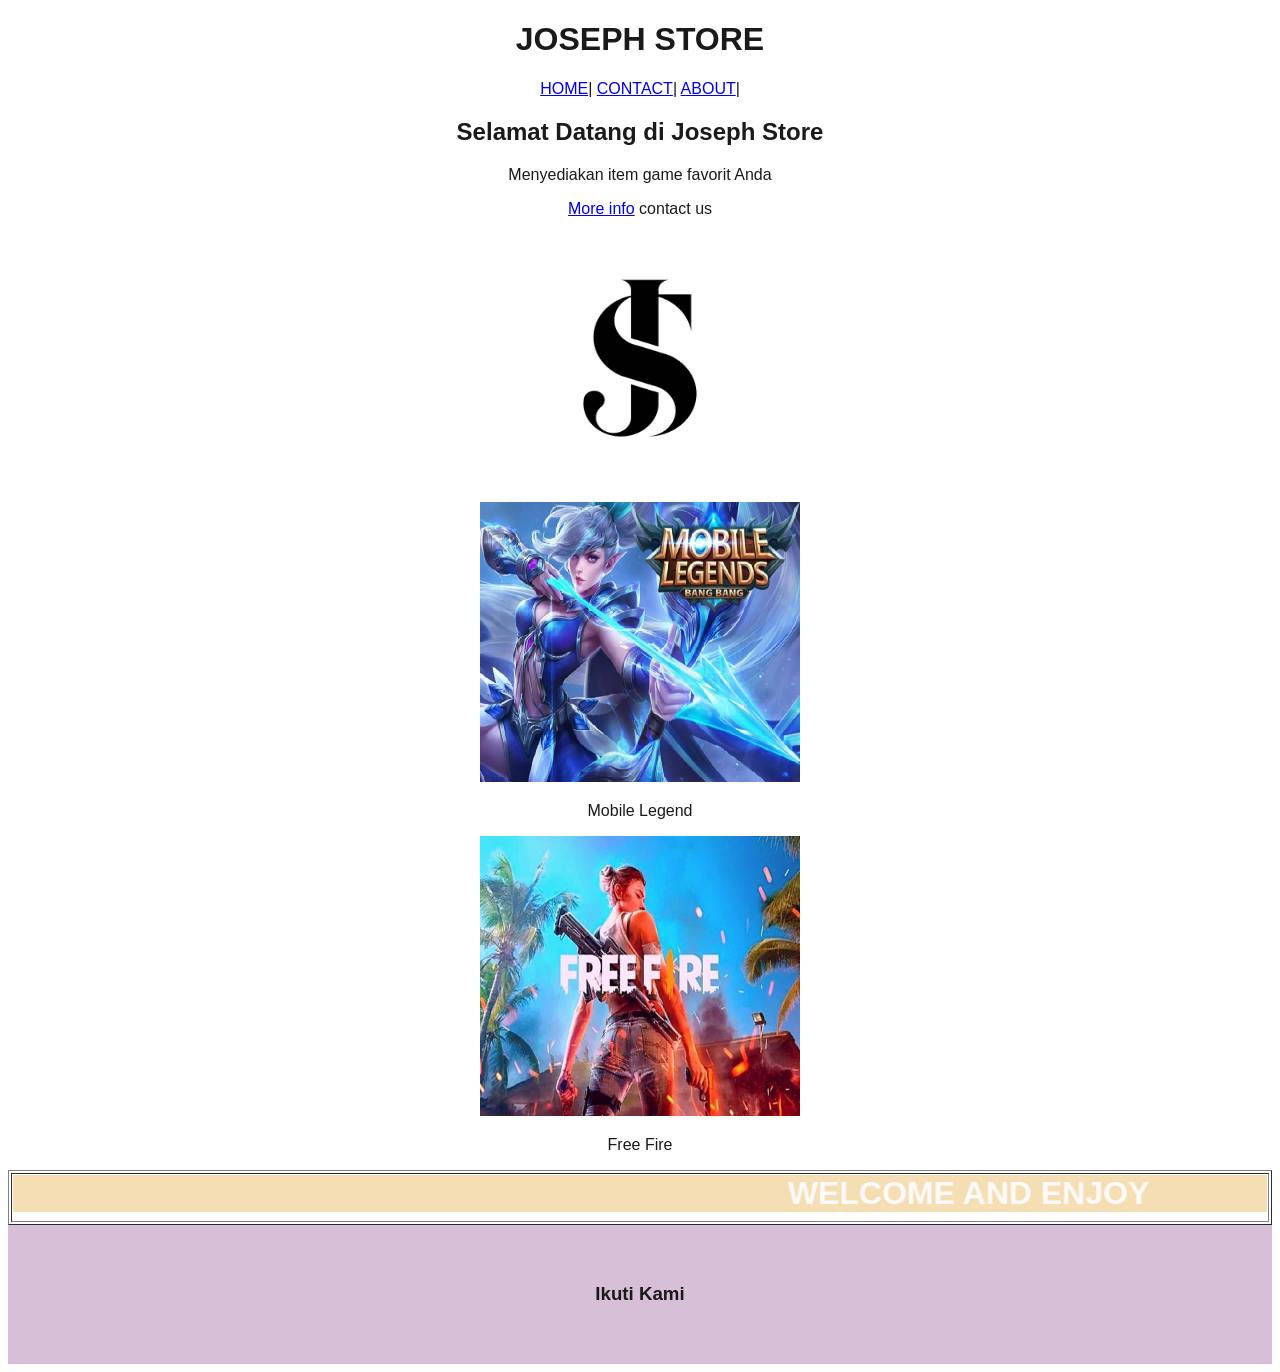
<file: Index.html>
<!Doctype html>
<html long="en">
<head>
    <meta charset="UTF-8">
    <meta name="viewport" content="width=device-width,initial-scale=1.0">
    <title>Dokumen</title>
  <link rel="stylesheet" href="style.css">
</head>
<body bgcolor="wheat" align="center">
  <header>
     		<h1 align="center">JOSEPH STORE</h1>
     		<nav>
  				 <a href="home.html">HOME</a>|
  				 <a href="contact.html">CONTACT</a>|
  				<a href="about.html">ABOUT</a>| 
  				</nav>
  				</header>
  				<section>
  				  <div>
  				    <h1 class="h1">Selamat Datang di Joseph Store</h1>
  				    <p>Menyediakan item game favorit Anda
  				    </p>
  				    <a href="more_ info.html" class="btn btn-alt">More info</a>
  				    <a class="btn">contact us</a>
  				    </div>
  				    <div>
  				      <img src="1.jpg"width="320" height="280" alt="utama">
  				    </div>
  				  </section>
  				  <section>
  				    <div>
  				      <img src="2.jpg"width="320" height="280" >
  				      <p>Mobile Legend</p>
  				      </div>
  				  </section>
  				  	<section>
  				    <div>
  				      <img src="3.jpg"width="320" height="280" >
  				      <p>Free Fire</p>
  				      </div>
  				  </section>
  				<table border="1" width="100%">
    <thead>
      <tr>
        <th><font size=6 color="snow"><center><b><marquee behavior="alternate" onMouseOver="this.stop()" onMouseOut="this.start()" scrollamount="8" bgcolor="wheat">WELCOME AND ENJOY</marquee></center></font></th>
   </table>
  				  <footer style="background-color: thistle; padding: 40px; display: flex; justify-content: space-around;">
    <div>
        <h3>Ikuti Kami</h3>
        <ul>

        </ul>
    </div>
</footer>
  </body>
  </html>
</file>
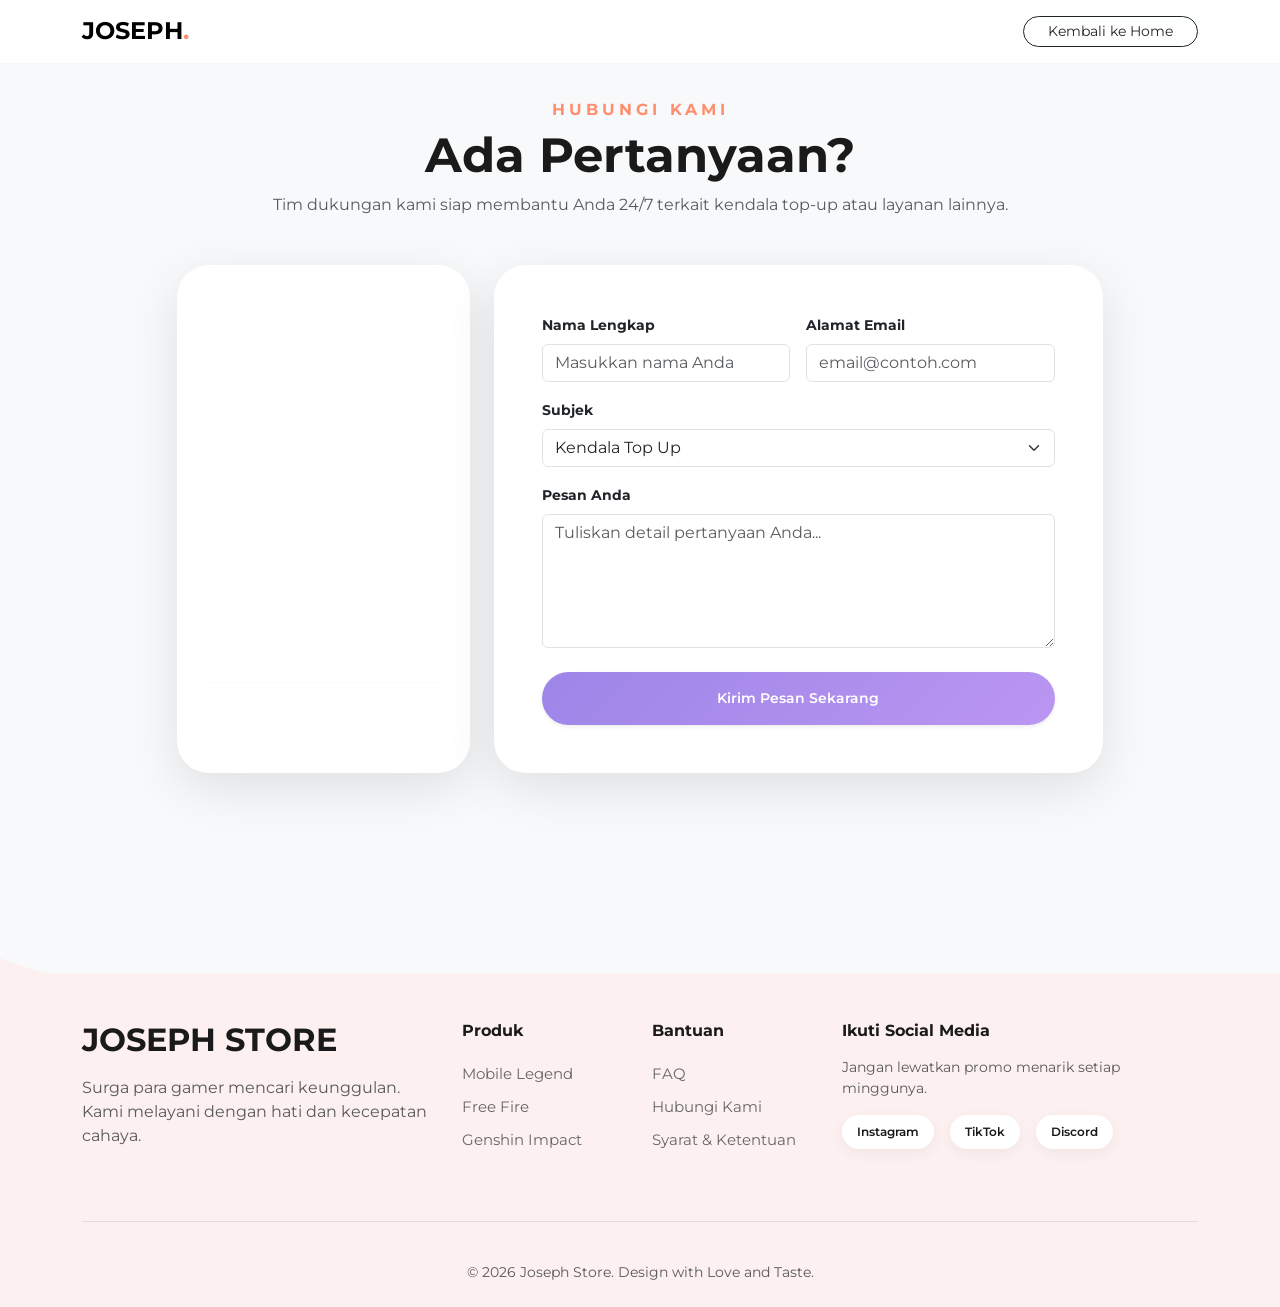
<file: Contact.html>
<!DOCTYPE html>
<html lang="id">
<head>
    <meta charset="UTF-8">
    <meta name="viewport" content="width=device-width, initial-scale=1.0">
    <title>Contact Us - Joseph Store</title>
    <!-- Google Fonts -->
    <link href="https://fonts.googleapis.com/css2?family=Montserrat:wght@300;400;600;700&display=swap" rel="stylesheet">
    <!-- Bootstrap 5 CSS -->
    <link href="https://cdn.jsdelivr.net/npm/bootstrap@5.3.0/dist/css/bootstrap.min.css" rel="stylesheet">
    <link rel="stylesheet" href="style.css">
</head>
<body class="bg-light">

    <!-- Navbar -->
    <nav class="navbar navbar-expand-lg navbar-light fixed-top nav-glass">
        <div class="container">
            <a class="navbar-brand fw-bold" href="index.html">JOSEPH<span class="text-accent">.</span></a>
            <div class="ms-auto">
                <a href="Home.html" class="btn btn-outline-dark btn-sm rounded-pill px-4">Kembali ke Home</a>
            </div>
        </div>
    </nav>

    <div class="container py-10">
        <div class="row justify-content-center">
            <div class="col-lg-10">
                <div class="text-center mb-5">
                    <h6 class="text-accent text-uppercase fw-bold tracking-widest">Hubungi Kami</h6>
                    <h2 class="display-5 fw-bold">Ada Pertanyaan?</h2>
                    <p class="text-muted">Tim dukungan kami siap membantu Anda 24/7 terkait kendala top-up atau layanan lainnya.</p>
                </div>

                <div class="row g-4">
                    <!-- Info Kontak Samping -->
                    <div class="col-md-4">
                        <div class="card border-0 rounded-5 shadow-2 p-4 h-100 bg-main-gradient text-white">
                            <h4 class="fw-bold mb-4">Informasi Kontak</h4>
                            
                            <div class="contact-item mb-4">
                                <small class="d-block opacity-75">WhatsApp</small>
                                <span class="fw-bold">+62 812 3456 7890</span>
                            </div>

                            <div class="contact-item mb-4">
                                <small class="d-block opacity-75">Email</small>
                                <span class="fw-bold">support@josephstore.com</span>
                            </div>

                            <div class="contact-item mb-4">
                                <small class="d-block opacity-75">Jam Operasional</small>
                                <span class="fw-bold">Setiap Hari: 09:00 - 22:00</span>
                            </div>

                            <div class="mt-auto pt-4 border-top border-light opacity-50">
                                <p class="small mb-0">Follow us on Social Media for daily promos!</p>
                            </div>
                        </div>
                    </div>

                    <!-- Form Kontak -->
                    <div class="col-md-8">
                        <div class="card border-0 rounded-5 shadow-2 p-4 p-lg-5 bg-white">
                            <form>
                                <div class="row g-3">
                                    <div class="col-md-6">
                                        <label class="form-label small fw-bold">Nama Lengkap</label>
                                        <input type="text" class="form-control custom-input" placeholder="Masukkan nama Anda" required>
                                    </div>
                                    <div class="col-md-6">
                                        <label class="form-label small fw-bold">Alamat Email</label>
                                        <input type="email" class="form-control custom-input" placeholder="email@contoh.com" required>
                                    </div>
                                    <div class="col-12">
                                        <label class="form-label small fw-bold">Subjek</label>
                                        <select class="form-select custom-input">
                                            <option selected>Kendala Top Up</option>
                                            <option>Pertanyaan Kerjasama</option>
                                            <option>Saran & Kritik</option>
                                            <option>Lainnya</option>
                                        </select>
                                    </div>
                                    <div class="col-12">
                                        <label class="form-label small fw-bold">Pesan Anda</label>
                                        <textarea class="form-control custom-input" rows="5" placeholder="Tuliskan detail pertanyaan Anda..." required></textarea>
                                    </div>
                                    <div class="col-12 mt-4">
                                        <button type="submit" class="btn btn-main w-100 py-3 rounded-pill shadow-sm">Kirim Pesan Sekarang</button>
                                    </div>
                                </div>
                            </form>
                        </div>
                    </div>
                </div>
            </div>
        </div>
    </div>
    <!-- Footer -->
    <footer class="footer-aesthetic mt-auto pt-10">
        <!-- Wave shape svg -->
        <svg xmlns="http://www.w3.org/2000/svg" viewBox="0 0 1440 320"><path fill="#fdf0f0" fill-opacity="1" d="M0,96L48,112C96,128,192,160,288,186.7C384,213,480,235,576,213.3C672,192,768,128,864,122.7C960,117,1056,171,1152,186.7C1248,203,1344,181,1392,170.7L1440,160L1440,320L1392,320C1344,320,1248,320,1152,320C1056,320,960,320,864,320C768,320,672,320,576,320C480,320,384,320,288,320C192,320,96,320,48,320L0,320Z"></path></svg>
        <div class="footer-content">
            <div class="container">
                <div class="row py-5">
                    <div class="col-lg-4 mb-4 mb-lg-0 pr-lg-5">
                        <h2 class="fw-bold text-uppercase brand-large mb-3">Joseph Store</h2>
                        <p class="text-muted fs-6">Surga para gamer mencari keunggulan. Kami melayani dengan hati dan kecepatan cahaya.</p>
                    </div>
                    <div class="col-lg-2 mb-4 mb-lg-0 col-6">
                        <h6 class="fw-bold mb-3">Produk</h6>
                        <ul class="list-unstyled">
                            <li><a href="#" class="footer-link">Mobile Legend</a></li>
                            <li><a href="#" class="footer-link">Free Fire</a></li>
                            <li><a href="#" class="footer-link">Genshin Impact</a></li>
                        </ul>
                    </div>
                    <div class="col-lg-2 mb-4 mb-lg-0 col-6">
                        <h6 class="fw-bold mb-3">Bantuan</h6>
                        <ul class="list-unstyled">
                            <li><a href="#" class="footer-link">FAQ</a></li>
                            <li><a href="#" class="footer-link">Hubungi Kami</a></li>
                            <li><a href="#" class="footer-link">Syarat & Ketentuan</a></li>
                        </ul>
                    </div>
                    <div class="col-lg-4">
                        <h6 class="fw-bold mb-3">Ikuti Social Media</h6>
                        <p class="text-muted small">Jangan lewatkan promo menarik setiap minggunya.</p>
                        <div class="d-flex gap-3 mt-3">
                            <div class="social-icon">Instagram</div>
                            <div class="social-icon">TikTok</div>
                            <div class="social-icon">Discord</div>
                        </div>
                    </div>
                </div>
                <hr class="mt-0">
                <div class="text-center py-4 text-muted small">
                    © 2026 Joseph Store. Design with Love and Taste.
                </div>
            </div>
        </div>
    </footer>

    <!-- Bootstrap Bundle JS -->
    <script src="https://cdn.jsdelivr.net/npm/bootstrap@5.3.0/dist/js/bootstrap.bundle.min.js"></script>
</body>
</html>
</file>
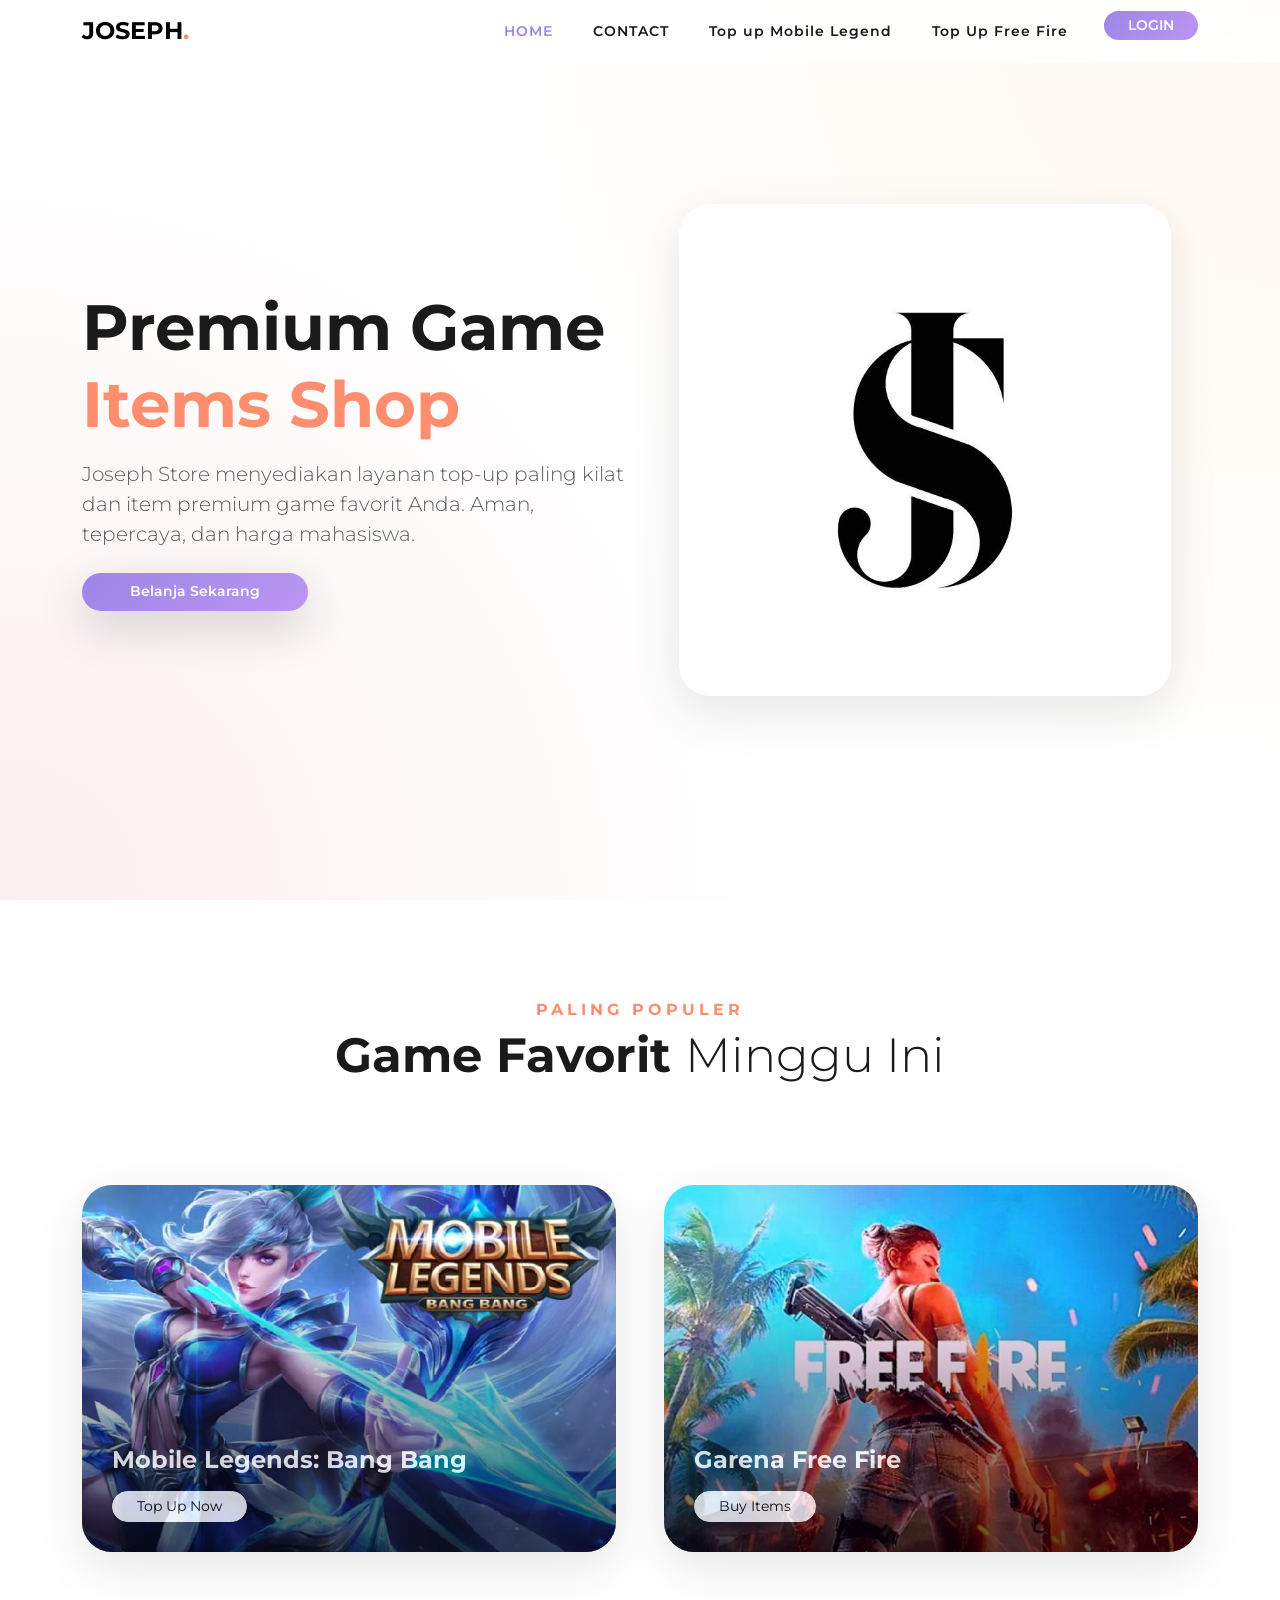
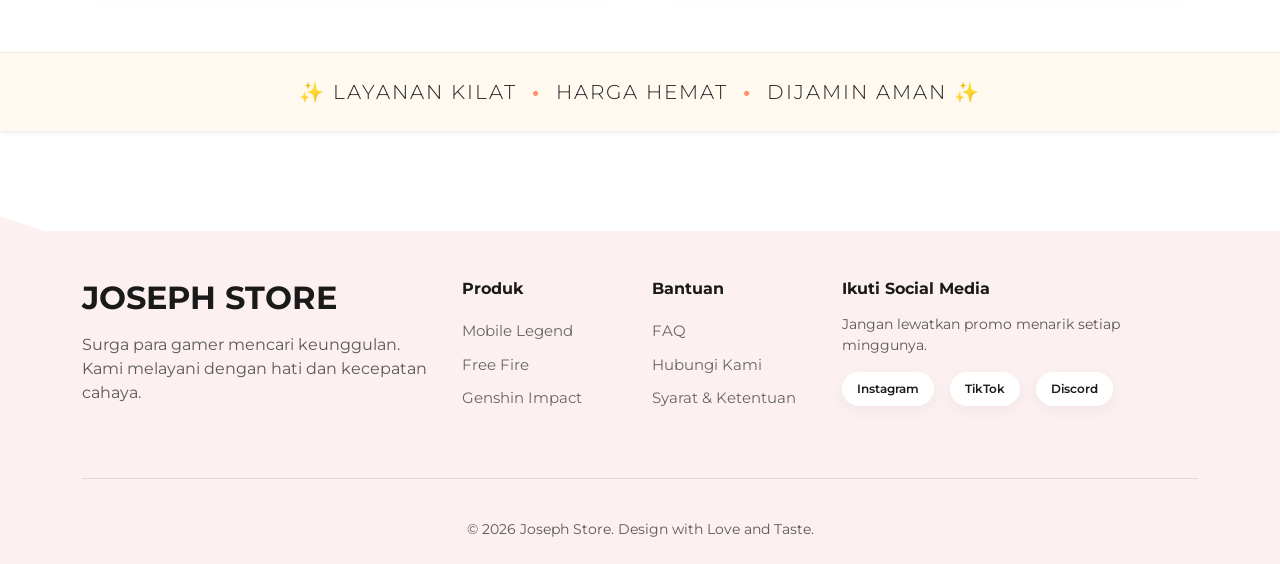
<file: Home.html>
<!DOCTYPE html>
<html lang="id">
<head>
    <meta charset="UTF-8">
    <meta name="viewport" content="width=device-width, initial-scale=1.0">
    <title>Joseph Store • Item Game Premium</title>
    <!-- Google Fonts -->
    <link href="https://fonts.googleapis.com/css2?family=Montserrat:wght@300;400;600;700&family=Playfair+Display:wght@700&display=swap" rel="stylesheet">
    <!-- Bootstrap 5 CSS -->
    <link href="https://cdn.jsdelivr.net/npm/bootstrap@5.3.0/dist/css/bootstrap.min.css" rel="stylesheet">
    <!-- Animate.css for subtle animation -->
    <link rel="stylesheet" href="https://cdnjs.cloudflare.com/ajax/libs/animate.css/4.1.1/animate.min.css"/>
    <link rel="stylesheet" href="style.css">
</head>
<body>

    <!-- Header & Nav -->
    <nav class="navbar navbar-expand-lg navbar-light fixed-top nav-glass">
        <div class="container">
            <a class="navbar-brand text-uppercase fw-bold" href="#">Joseph<span class="text-accent">.</span></a>
            <button class="navbar-toggler" type="button" data-bs-toggle="collapse" data-bs-target="#navbarNav">
                <span class="navbar-toggler-icon"></span>
            </button>
            <div class="collapse navbar-collapse" id="navbarNav">
                <ul class="navbar-nav ms-auto">
                    <li class="nav-item"><a class="nav-link active" href="home.html">HOME</a></li>
                    <li class="nav-item"><a class="nav-link" href="contact.html">CONTACT</a></li>
                    <li class="nav-item"><a class="nav-link" href="Top up Mobile Legend.html">Top up Mobile Legend</a></li>
                    <li class="nav-item"><a class="nav-link" href="Top up Free Fire.html">Top Up Free Fire</a></li>
                    <li class="nav-item ms-lg-3"><a href="#" class="btn btn-sm btn-main px-4 rounded-pill">LOGIN</a></li>
                </ul>
            </div>
        </div>
    </nav>

    <!-- Hero Section -->
    <header class="hero-section d-flex align-items-center">
        <div class="container">
            <div class="row align-items-center">
                <div class="col-lg-6 hero-content animate__animated animate__fadeInLeft">
                    <h1 class="display-3 fw-bold mb-3 mt-5 mt-lg-0">Premium Game <br><span class="text-accent">Items Shop</span></h1>
                    <p class="lead text-muted mb-4">Joseph Store menyediakan layanan top-up paling kilat dan item premium game favorit Anda. Aman, tepercaya, dan harga mahasiswa.</p>
                    <div class="hero-btns gap-3 d-flex">
                        <a href="#games" class="btn btn-main btn-lg px-5 rounded-pill shadow-lg">Belanja Sekarang</a>
                    </div>
                </div>
                <div class="col-lg-6 text-center animate__animated animate__fadeInRight mt-5 mt-lg-0">
                    <div class="hero-img-wrapper">
                        <img src="1.jpg" class="img-fluid rounded-5 shadow-2" alt="utama">
                    </div>
                </div>
            </div>
        </div>
    </header>

    <!-- Games Section -->
    <section id="games" class="games-section py-10">
        <div class="container">
            <div class="text-center mb-10">
                <h6 class="text-accent text-uppercase tracking-widest fw-bold">Paling Populer</h6>
                <h2 class="display-5 fw-bold">Game Favorit <span class="fw-light">Minggu Ini</span></h2>
            </div>
            <div class="row g-5">
                <!-- Game 1 -->
                <div class="col-lg-6 col-md-12">
                    <div class="game-card game-card-main shadow-2">
                        <img src="2.jpg" alt="Mobile Legend">
                        <div class="game-overlay">
                            <h3>Mobile Legends: Bang Bang</h3>
                            <a href="Top up Mobile Legend.html" class="btn btn-light btn-sm rounded-pill mt-3 px-4">Top Up Now</a>
                        </div>
                    </div>
                </div>
                <!-- Game 2 -->
                <div class="col-lg-6 col-md-12">
                    <div class="game-card game-card-main shadow-2">
                        <img src="3.jpg" alt="Free Fire">
                        <div class="game-overlay">
                            <h3>Garena Free Fire</h3>
                            <a href="Top up Free Fire.html" class="btn btn-light btn-sm rounded-pill mt-3 px-4">Buy Items</a>
                        </div>
                    </div>
                </div>
            </div>
        </div>
    </section>

    <!-- Marquee Banner Replacement -->
    <div class="promo-banner text-center py-4 shadow-sm">
        <div class="container">
            <span class="fs-5 fw-light text-uppercase tracking-wide text-dark">✨ Layanan Kilat <span class="fw-bold text-accent px-2">•</span> Harga Hemat <span class="fw-bold text-accent px-2">•</span> Dijamin Aman ✨</span>
        </div>
    </div>

    <!-- Footer -->
    <footer class="footer-aesthetic mt-auto pt-10">
        <!-- Wave shape svg -->
        <svg xmlns="http://www.w3.org/2000/svg" viewBox="0 0 1440 320"><path fill="#fdf0f0" fill-opacity="1" d="M0,96L48,112C96,128,192,160,288,186.7C384,213,480,235,576,213.3C672,192,768,128,864,122.7C960,117,1056,171,1152,186.7C1248,203,1344,181,1392,170.7L1440,160L1440,320L1392,320C1344,320,1248,320,1152,320C1056,320,960,320,864,320C768,320,672,320,576,320C480,320,384,320,288,320C192,320,96,320,48,320L0,320Z"></path></svg>
        <div class="footer-content">
            <div class="container">
                <div class="row py-5">
                    <div class="col-lg-4 mb-4 mb-lg-0 pr-lg-5">
                        <h2 class="fw-bold text-uppercase brand-large mb-3">Joseph Store</h2>
                        <p class="text-muted fs-6">Surga para gamer mencari keunggulan. Kami melayani dengan hati dan kecepatan cahaya.</p>
                    </div>
                    <div class="col-lg-2 mb-4 mb-lg-0 col-6">
                        <h6 class="fw-bold mb-3">Produk</h6>
                        <ul class="list-unstyled">
                            <li><a href="#" class="footer-link">Mobile Legend</a></li>
                            <li><a href="#" class="footer-link">Free Fire</a></li>
                            <li><a href="#" class="footer-link">Genshin Impact</a></li>
                        </ul>
                    </div>
                    <div class="col-lg-2 mb-4 mb-lg-0 col-6">
                        <h6 class="fw-bold mb-3">Bantuan</h6>
                        <ul class="list-unstyled">
                            <li><a href="#" class="footer-link">FAQ</a></li>
                            <li><a href="#" class="footer-link">Hubungi Kami</a></li>
                            <li><a href="#" class="footer-link">Syarat & Ketentuan</a></li>
                        </ul>
                    </div>
                    <div class="col-lg-4">
                        <h6 class="fw-bold mb-3">Ikuti Social Media</h6>
                        <p class="text-muted small">Jangan lewatkan promo menarik setiap minggunya.</p>
                        <div class="d-flex gap-3 mt-3">
                            <div class="social-icon">Instagram</div>
                            <div class="social-icon">TikTok</div>
                            <div class="social-icon">Discord</div>
                        </div>
                    </div>
                </div>
                <hr class="mt-0">
                <div class="text-center py-4 text-muted small">
                    © 2026 Joseph Store. Design with Love and Taste.
                </div>
            </div>
        </div>
    </footer>

    <!-- Bootstrap Bundle JS -->
    <script src="https://cdn.jsdelivr.net/npm/bootstrap@5.3.0/dist/js/bootstrap.bundle.min.js"></script>
</body>
</html>
</file>
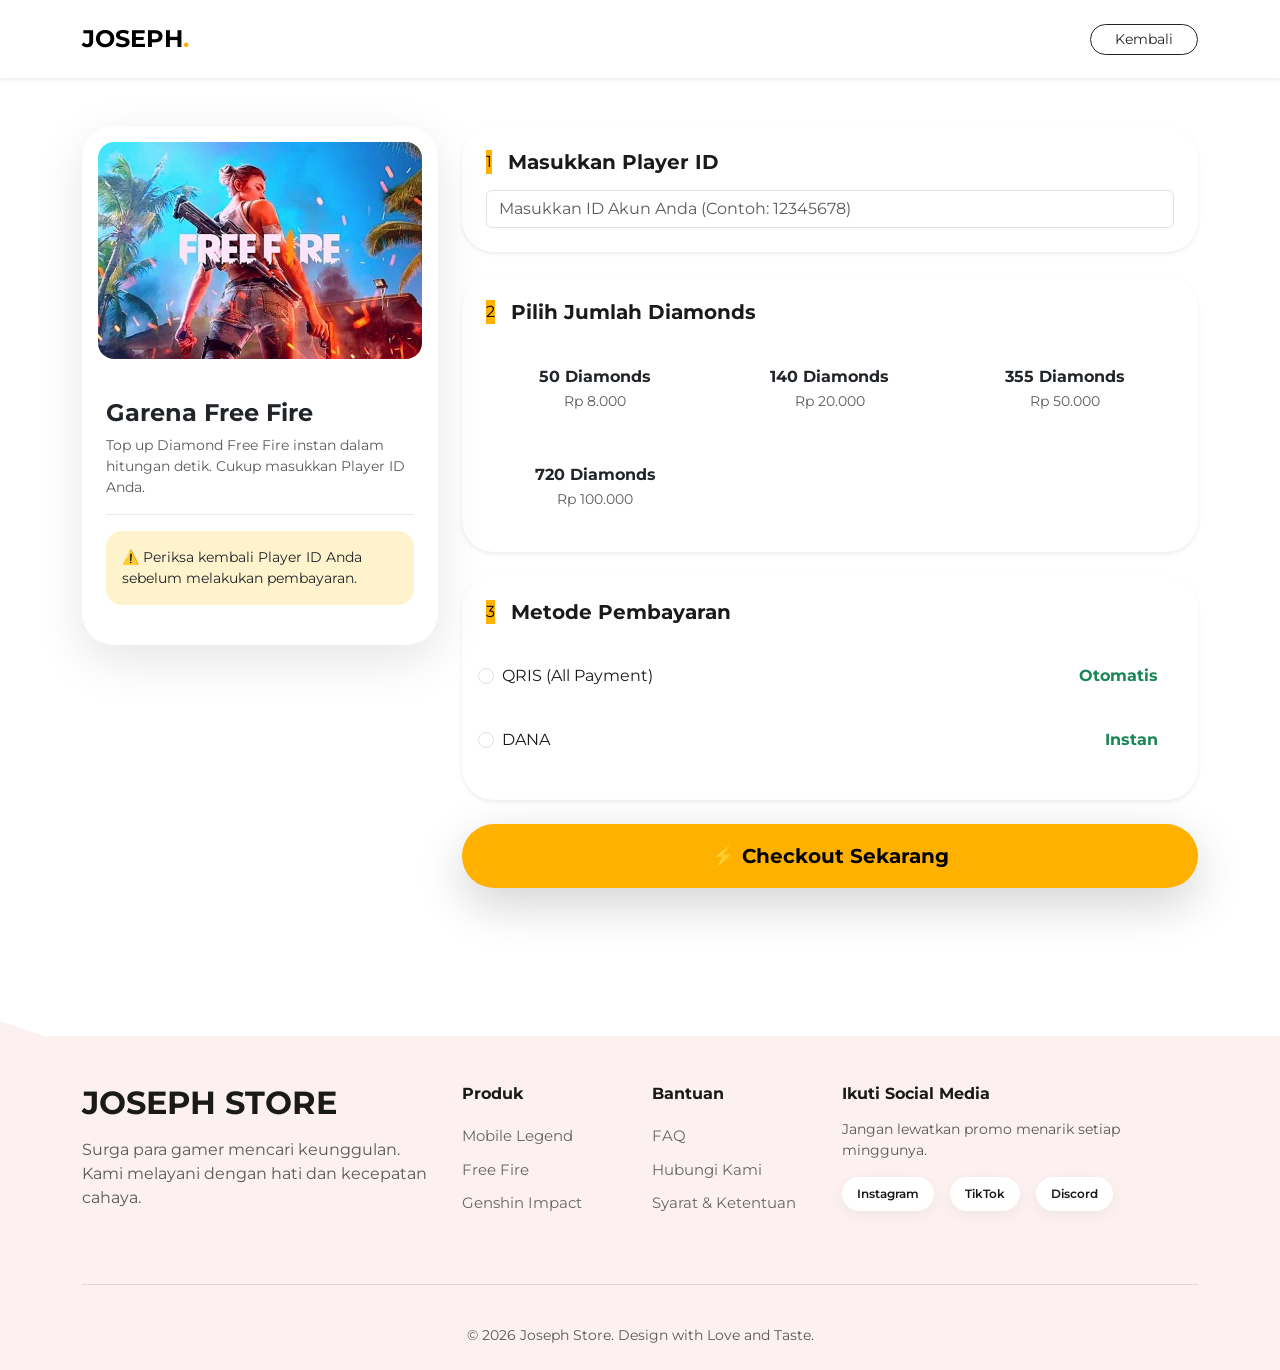
<file: Top up Free Fire.html>
<!DOCTYPE html>
<html lang="id">
<head>
    <meta charset="UTF-8">
    <meta name="viewport" content="width=device-width, initial-scale=1.0">
    <title>Top Up Free Fire - Joseph Store</title>
    <!-- Google Fonts -->
    <link href="https://fonts.googleapis.com/css2?family=Montserrat:wght@300;400;600;700&display=swap" rel="stylesheet">
    <!-- Bootstrap 5 CSS -->
    <link href="https://cdn.jsdelivr.net/npm/bootstrap@5.3.0/dist/css/bootstrap.min.css" rel="stylesheet">
    <link rel="stylesheet" href="style.css">
    <style>
        /* Aksen khusus warna Free Fire */
        :root {
            --ff-accent: #ffb100; /* Oranye/Kuning Khas FF */
        }
        .step-number-ff {
            background: var(--ff-accent) !important;
            color: #000 !important;
        }
        .btn-check:checked + .btn-outline-nominal-ff {
            border-color: var(--ff-accent) !important;
            background-color: #fff9eb !important;
        }
    </style>
</head>
<body class="bg-topup">

    <!-- Navbar -->
    <nav class="navbar navbar-light bg-white shadow-sm py-3">
        <div class="container">
            <a class="navbar-brand fw-bold" href="index.html">JOSEPH<span style="color: var(--ff-accent);">.</span></a>
            <a href="Home.html" class="btn btn-outline-dark btn-sm rounded-pill px-4">Kembali</a>
        </div>
    </nav>

    <div class="container py-5">
        <div class="row g-4">
            <!-- Info Game -->
            <div class="col-lg-4">
                <div class="card border-0 shadow-2 rounded-5 overflow-hidden">
                    <!-- Gunakan gambar 3.jpg (Free Fire) -->
                    <img src="3.jpg" class="card-img-top p-3 rounded-5" alt="Free Fire">
                    <div class="card-body p-4">
                        <h4 class="fw-bold">Garena Free Fire</h4>
                        <p class="text-muted small">Top up Diamond Free Fire instan dalam hitungan detik. Cukup masukkan Player ID Anda.</p>
                        <hr>
                        <div class="alert alert-warning border-0 rounded-4 small text-dark">
                            ⚠️ Periksa kembali Player ID Anda sebelum melakukan pembayaran.
                        </div>
                    </div>
                </div>
            </div>

            <!-- Form Order -->
            <div class="col-lg-8">
                <form>
                    <!-- Step 1 -->
                    <div class="step-card mb-4 p-4 shadow-sm bg-white rounded-5">
                        <div class="d-flex align-items-center mb-3">
                            <span class="step-number step-number-ff me-3">1</span>
                            <h5 class="fw-bold mb-0">Masukkan Player ID</h5>
                        </div>
                        <input type="text" class="form-control custom-input" placeholder="Masukkan ID Akun Anda (Contoh: 12345678)" required>
                    </div>

                    <!-- Step 2 -->
                    <div class="step-card mb-4 p-4 shadow-sm bg-white rounded-5">
                        <div class="d-flex align-items-center mb-4">
                            <span class="step-number step-number-ff me-3">2</span>
                            <h5 class="fw-bold mb-0">Pilih Jumlah Diamonds</h5>
                        </div>
                        <div class="row g-3">
                            <div class="col-6 col-md-4">
                                <input type="radio" class="btn-check" name="nominal" id="ff1">
                                <label class="btn btn-outline-nominal btn-outline-nominal-ff w-100 p-3" for="ff1">
                                    <div class="fw-bold">50 Diamonds</div>
                                    <small class="text-muted">Rp 8.000</small>
                                </label>
                            </div>
                            <div class="col-6 col-md-4">
                                <input type="radio" class="btn-check" name="nominal" id="ff2">
                                <label class="btn btn-outline-nominal btn-outline-nominal-ff w-100 p-3" for="ff2">
                                    <div class="fw-bold">140 Diamonds</div>
                                    <small class="text-muted">Rp 20.000</small>
                                </label>
                            </div>
                            <div class="col-6 col-md-4">
                                <input type="radio" class="btn-check" name="nominal" id="ff3">
                                <label class="btn btn-outline-nominal btn-outline-nominal-ff w-100 p-3" for="ff3">
                                    <div class="fw-bold">355 Diamonds</div>
                                    <small class="text-muted">Rp 50.000</small>
                                </label>
                            </div>
                            <div class="col-6 col-md-4">
                                <input type="radio" class="btn-check" name="nominal" id="ff4">
                                <label class="btn btn-outline-nominal btn-outline-nominal-ff w-100 p-3" for="ff4">
                                    <div class="fw-bold">720 Diamonds</div>
                                    <small class="text-muted">Rp 100.000</small>
                                </label>
                            </div>
                        </div>
                    </div>

                    <!-- Step 3 -->
                    <div class="step-card mb-4 p-4 shadow-sm bg-white rounded-5">
                        <div class="d-flex align-items-center mb-4">
                            <span class="step-number step-number-ff me-3">3</span>
                            <h5 class="fw-bold mb-0">Metode Pembayaran</h5>
                        </div>
                        <div class="payment-grid">
                            <div class="form-check payment-option p-3 mb-2 rounded-4">
                                <input class="form-check-input" type="radio" name="payment" id="qris">
                                <label class="form-check-label w-100 d-flex justify-content-between" for="qris">
                                    <span>QRIS (All Payment)</span>
                                    <span class="fw-bold text-success">Otomatis</span>
                                </label>
                            </div>
                            <div class="form-check payment-option p-3 mb-2 rounded-4">
                                <input class="form-check-input" type="radio" name="payment" id="dana">
                                <label class="form-check-label w-100 d-flex justify-content-between" for="dana">
                                    <span>DANA</span>
                                    <span class="fw-bold text-success">Instan</span>
                                </label>
                            </div>
                        </div>
                    </div>

                    <!-- Tombol Beli dengan warna FF -->
                    <button type="submit" class="btn w-100 py-3 rounded-pill shadow-lg fs-5 fw-bold" style="background: var(--ff-accent); color: black;">⚡ Checkout Sekarang</button>
                </form>
            </div>
        </div>
    </div>

    <!-- Footer -->
    <footer class="footer-aesthetic mt-auto pt-10">
        <!-- Wave shape svg -->
        <svg xmlns="http://www.w3.org/2000/svg" viewBox="0 0 1440 320"><path fill="#fdf0f0" fill-opacity="1" d="M0,96L48,112C96,128,192,160,288,186.7C384,213,480,235,576,213.3C672,192,768,128,864,122.7C960,117,1056,171,1152,186.7C1248,203,1344,181,1392,170.7L1440,160L1440,320L1392,320C1344,320,1248,320,1152,320C1056,320,960,320,864,320C768,320,672,320,576,320C480,320,384,320,288,320C192,320,96,320,48,320L0,320Z"></path></svg>
        <div class="footer-content">
            <div class="container">
                <div class="row py-5">
                    <div class="col-lg-4 mb-4 mb-lg-0 pr-lg-5">
                        <h2 class="fw-bold text-uppercase brand-large mb-3">Joseph Store</h2>
                        <p class="text-muted fs-6">Surga para gamer mencari keunggulan. Kami melayani dengan hati dan kecepatan cahaya.</p>
                    </div>
                    <div class="col-lg-2 mb-4 mb-lg-0 col-6">
                        <h6 class="fw-bold mb-3">Produk</h6>
                        <ul class="list-unstyled">
                            <li><a href="#" class="footer-link">Mobile Legend</a></li>
                            <li><a href="#" class="footer-link">Free Fire</a></li>
                            <li><a href="#" class="footer-link">Genshin Impact</a></li>
                        </ul>
                    </div>
                    <div class="col-lg-2 mb-4 mb-lg-0 col-6">
                        <h6 class="fw-bold mb-3">Bantuan</h6>
                        <ul class="list-unstyled">
                            <li><a href="#" class="footer-link">FAQ</a></li>
                            <li><a href="#" class="footer-link">Hubungi Kami</a></li>
                            <li><a href="#" class="footer-link">Syarat & Ketentuan</a></li>
                        </ul>
                    </div>
                    <div class="col-lg-4">
                        <h6 class="fw-bold mb-3">Ikuti Social Media</h6>
                        <p class="text-muted small">Jangan lewatkan promo menarik setiap minggunya.</p>
                        <div class="d-flex gap-3 mt-3">
                            <div class="social-icon">Instagram</div>
                            <div class="social-icon">TikTok</div>
                            <div class="social-icon">Discord</div>
                        </div>
                    </div>
                </div>
                <hr class="mt-0">
                <div class="text-center py-4 text-muted small">
                    © 2026 Joseph Store. Design with Love and Taste.
                </div>
            </div>
        </div>
    </footer>

    <!-- Bootstrap Bundle JS -->
    <script src="https://cdn.jsdelivr.net/npm/bootstrap@5.3.0/dist/js/bootstrap.bundle.min.js"></script>
</body>
</html>
</file>
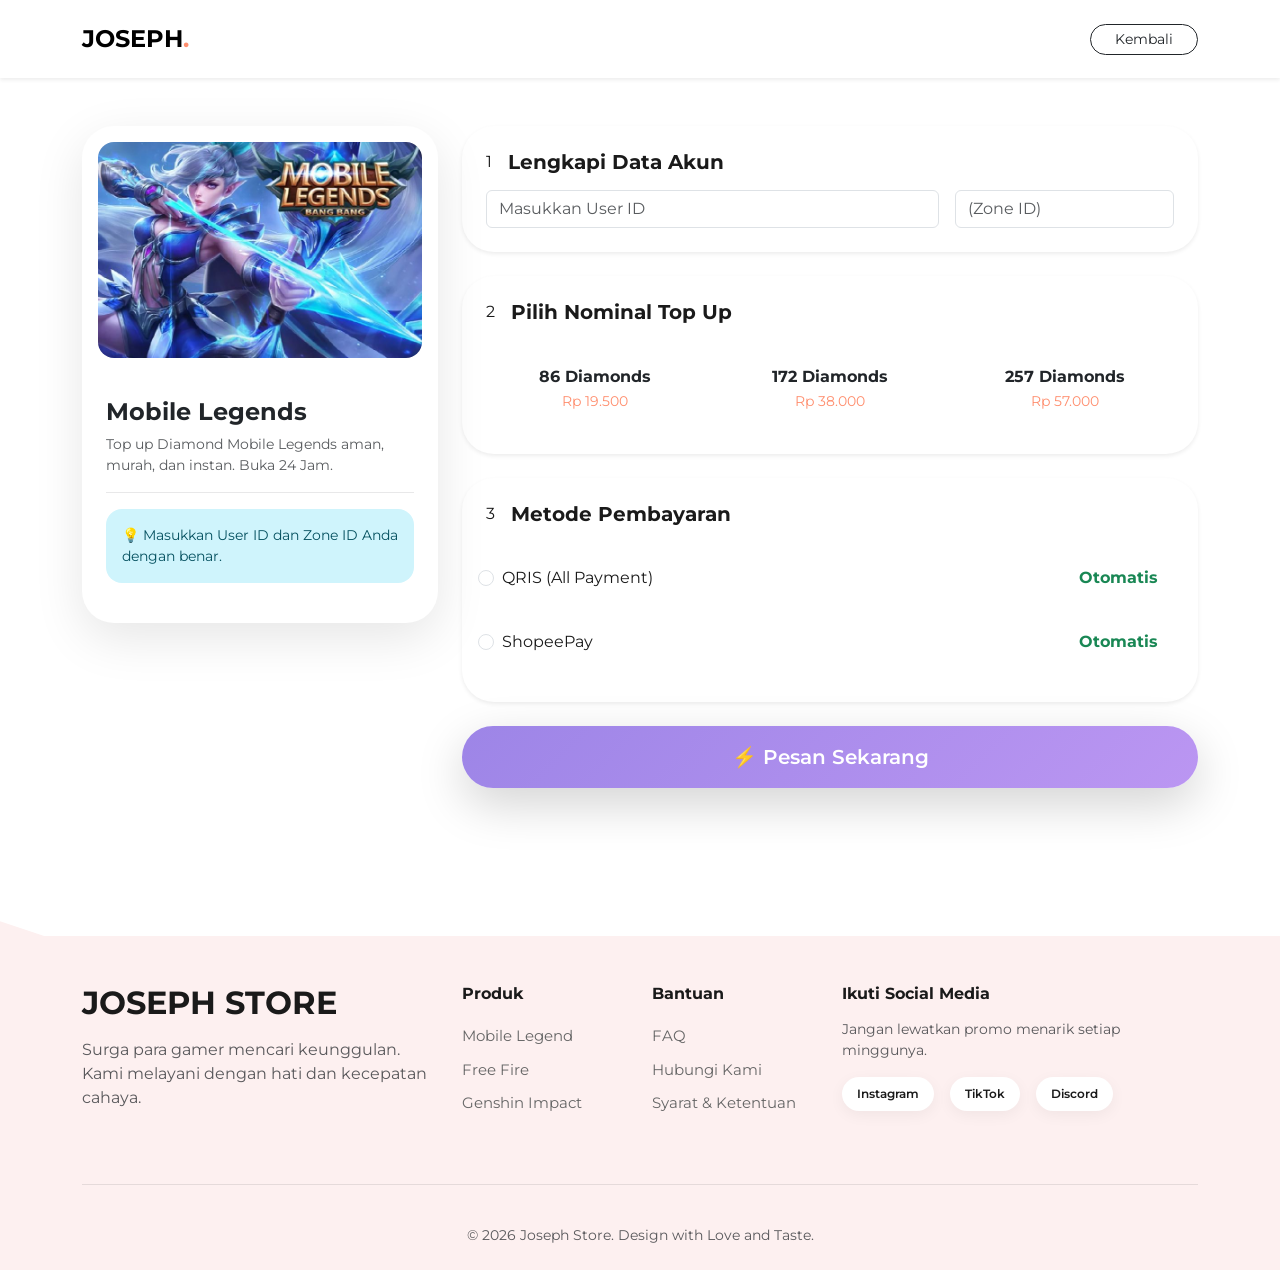
<file: Top up Mobile Legend.html>
<!DOCTYPE html>
<html lang="id">
<head>
    <meta charset="UTF-8">
    <meta name="viewport" content="width=device-width, initial-scale=1.0">
    <title>Top Up - Joseph Store</title>
    <!-- Google Fonts -->
    <link href="https://fonts.googleapis.com/css2?family=Montserrat:wght@300;400;600;700&display=swap" rel="stylesheet">
    <!-- Bootstrap 5 CSS -->
    <link href="https://cdn.jsdelivr.net/npm/bootstrap@5.3.0/dist/css/bootstrap.min.css" rel="stylesheet">
    <link rel="stylesheet" href="style.css">
</head>
<body class="bg-topup">

    <!-- Navbar Minimalis -->
    <nav class="navbar navbar-light bg-white shadow-sm py-3">
        <div class="container">
            <a class="navbar-brand fw-bold" href="index.html">JOSEPH<span class="text-accent">.</span></a>
            <a href="Home.html" class="btn btn-outline-dark btn-sm rounded-pill px-4">Kembali</a>
        </div>
    </nav>

    <div class="container py-5">
        <div class="row g-4">
            <!-- Sisi Kiri: Info Game -->
            <div class="col-lg-4">
                <div class="card border-0 shadow-2 rounded-5 overflow-hidden">
                    <img src="2.jpg" class="card-img-top p-3 rounded-5" alt="Game Banner">
                    <div class="card-body p-4">
                        <h4 class="fw-bold">Mobile Legends</h4>
                        <p class="text-muted small">Top up Diamond Mobile Legends aman, murah, dan instan. Buka 24 Jam.</p>
                        <hr>
                        <div class="alert alert-info border-0 rounded-4 small">
                            💡 Masukkan User ID dan Zone ID Anda dengan benar.
                        </div>
                    </div>
                </div>
            </div>

            <!-- Sisi Kanan: Form Order -->
            <div class="col-lg-8">
                <form>
                    <!-- Step 1: Input ID -->
                    <div class="step-card mb-4 p-4 shadow-sm bg-white rounded-5">
                        <div class="d-flex align-items-center mb-3">
                            <span class="step-number me-3">1</span>
                            <h5 class="fw-bold mb-0">Lengkapi Data Akun</h5>
                        </div>
                        <div class="row g-3">
                            <div class="col-md-8">
                                <input type="text" class="form-control custom-input" placeholder="Masukkan User ID" required>
                            </div>
                            <div class="col-md-4">
                                <input type="text" class="form-control custom-input" placeholder="(Zone ID)" required>
                            </div>
                        </div>
                    </div>

                    <!-- Step 2: Pilih Nominal -->
                    <div class="step-card mb-4 p-4 shadow-sm bg-white rounded-5">
                        <div class="d-flex align-items-center mb-4">
                            <span class="step-number me-3">2</span>
                            <h5 class="fw-bold mb-0">Pilih Nominal Top Up</h5>
                        </div>
                        <div class="row g-3">
                            <!-- Item Diamond -->
                            <div class="col-6 col-md-4">
                                <input type="radio" class="btn-check" name="nominal" id="dia1">
                                <label class="btn btn-outline-nominal w-100 p-3" for="dia1">
                                    <div class="fw-bold">86 Diamonds</div>
                                    <small class="text-accent">Rp 19.500</small>
                                </label>
                            </div>
                            <div class="col-6 col-md-4">
                                <input type="radio" class="btn-check" name="nominal" id="dia2">
                                <label class="btn btn-outline-nominal w-100 p-3" for="dia2">
                                    <div class="fw-bold">172 Diamonds</div>
                                    <small class="text-accent">Rp 38.000</small>
                                </label>
                            </div>
                            <div class="col-6 col-md-4">
                                <input type="radio" class="btn-check" name="nominal" id="dia3">
                                <label class="btn btn-outline-nominal w-100 p-3" for="dia3">
                                    <div class="fw-bold">257 Diamonds</div>
                                    <small class="text-accent">Rp 57.000</small>
                                </label>
                            </div>
                        </div>
                    </div>

                    <!-- Step 3: Pembayaran -->
                    <div class="step-card mb-4 p-4 shadow-sm bg-white rounded-5">
                        <div class="d-flex align-items-center mb-4">
                            <span class="step-number me-3">3</span>
                            <h5 class="fw-bold mb-0">Metode Pembayaran</h5>
                        </div>
                        <div class="payment-grid">
                            <div class="form-check payment-option p-3 mb-2 rounded-4">
                                <input class="form-check-input" type="radio" name="payment" id="qris">
                                <label class="form-check-label w-100 d-flex justify-content-between" for="qris">
                                    <span>QRIS (All Payment)</span>
                                    <span class="fw-bold text-success">Otomatis</span>
                                </label>
                            </div>
                            <div class="form-check payment-option p-3 mb-2 rounded-4">
                                <input class="form-check-input" type="radio" name="payment" id="shopeepay">
                                <label class="form-check-label w-100 d-flex justify-content-between" for="shopeepay">
                                    <span>ShopeePay</span>
                                    <span class="fw-bold text-success">Otomatis</span>
                                </label>
                            </div>
                        </div>
                    </div>

                    <!-- Tombol Beli -->
                    <button type="submit" class="btn btn-main w-100 py-3 rounded-pill shadow-lg fs-5">⚡ Pesan Sekarang</button>
                </form>
            </div>
        </div>
    </div>

    <!-- Footer -->
    <footer class="footer-aesthetic mt-auto pt-10">
        <!-- Wave shape svg -->
        <svg xmlns="http://www.w3.org/2000/svg" viewBox="0 0 1440 320"><path fill="#fdf0f0" fill-opacity="1" d="M0,96L48,112C96,128,192,160,288,186.7C384,213,480,235,576,213.3C672,192,768,128,864,122.7C960,117,1056,171,1152,186.7C1248,203,1344,181,1392,170.7L1440,160L1440,320L1392,320C1344,320,1248,320,1152,320C1056,320,960,320,864,320C768,320,672,320,576,320C480,320,384,320,288,320C192,320,96,320,48,320L0,320Z"></path></svg>
        <div class="footer-content">
            <div class="container">
                <div class="row py-5">
                    <div class="col-lg-4 mb-4 mb-lg-0 pr-lg-5">
                        <h2 class="fw-bold text-uppercase brand-large mb-3">Joseph Store</h2>
                        <p class="text-muted fs-6">Surga para gamer mencari keunggulan. Kami melayani dengan hati dan kecepatan cahaya.</p>
                    </div>
                    <div class="col-lg-2 mb-4 mb-lg-0 col-6">
                        <h6 class="fw-bold mb-3">Produk</h6>
                        <ul class="list-unstyled">
                            <li><a href="#" class="footer-link">Mobile Legend</a></li>
                            <li><a href="#" class="footer-link">Free Fire</a></li>
                            <li><a href="#" class="footer-link">Genshin Impact</a></li>
                        </ul>
                    </div>
                    <div class="col-lg-2 mb-4 mb-lg-0 col-6">
                        <h6 class="fw-bold mb-3">Bantuan</h6>
                        <ul class="list-unstyled">
                            <li><a href="#" class="footer-link">FAQ</a></li>
                            <li><a href="#" class="footer-link">Hubungi Kami</a></li>
                            <li><a href="#" class="footer-link">Syarat & Ketentuan</a></li>
                        </ul>
                    </div>
                    <div class="col-lg-4">
                        <h6 class="fw-bold mb-3">Ikuti Social Media</h6>
                        <p class="text-muted small">Jangan lewatkan promo menarik setiap minggunya.</p>
                        <div class="d-flex gap-3 mt-3">
                            <div class="social-icon">Instagram</div>
                            <div class="social-icon">TikTok</div>
                            <div class="social-icon">Discord</div>
                        </div>
                    </div>
                </div>
                <hr class="mt-0">
                <div class="text-center py-4 text-muted small">
                    © 2026 Joseph Store. Design with Love and Taste.
                </div>
            </div>
        </div>
    </footer>

    <!-- Bootstrap Bundle JS -->
    <script src="https://cdn.jsdelivr.net/npm/bootstrap@5.3.0/dist/js/bootstrap.bundle.min.js"></script>
</body>
</html>
</file>
<file: style.css>
/* Variables for Aesthetic Palette */
:root {
    --bg-light: #ffffff;
    --primary: #9d85e7; /* Vibrant Violet */
    --accent: #ff8e6e;  /* Fresh Peach */
    --text-dark: #1a1a1a;
    --text-muted: #666666;
    --thistle-soft: #fbf0f0;
    --wheat-soft: #fff9ef;
}

/* Global Styles */
body {
    font-family: 'Montserrat', sans-serif;
    background-color: var(--bg-light);
    color: var(--text-dark);
    overflow-x: hidden;
    scroll-behavior: smooth;
}

h1, h2, h3, .brand-large {
    font-family: 'Montserrat', sans-serif;
    font-weight: 700;
}

.text-accent {
    color: var(--accent);
}

.shadow-2 {
    box-shadow: 0 15px 50px rgba(0, 0, 0, 0.1);
}

/* Tracking/Letter Spacing */
.tracking-wide {
    letter-spacing: 2px;
}

.tracking-widest {
    letter-spacing: 4px;
}

/* Spacing Utilities */
.py-10 {
    padding-top: 100px;
    padding-bottom: 100px;
}

.pt-10 {
    padding-top: 100px;
}

.mb-10 {
    margin-bottom: 100px;
}

/* Navbar (Glassmorphism Effect) */
.nav-glass {
    background: rgba(255, 255, 255, 0.85);
    backdrop-filter: blur(15px);
    border-bottom: 1px solid rgba(255, 255, 255, 0.5);
    transition: 0.4s ease;
}

.navbar-brand {
    font-size: 1.5rem;
}

.nav-link {
    font-size: 0.85rem;
    font-weight: 600;
    letter-spacing: 1px;
    color: var(--text-dark) !important;
    padding: 10px 15px !important;
    margin: 0 5px;
}

.nav-link:hover, .nav-link.active {
    color: var(--primary) !important;
}

/* Buttons */
.btn-main {
    background: linear-gradient(135deg, var(--primary) 0%, #bb96f2 100%);
    color: white;
    font-weight: 600;
    text-uppercase;
    font-size: 0.9rem;
    transition: 0.4s;
    border: none;
}

.btn-main:hover {
    box-shadow: 0 10px 30px rgba(157, 133, 231, 0.4);
    transform: translateY(-3px);
    color: white;
}

/* Hero Section */
.hero-section {
    min-height: 100vh;
    padding: 150px 0;
    background: radial-gradient(circle at top right, var(--wheat-soft) 0%, rgba(255,255,255,0) 50%),
                radial-gradient(circle at bottom left, var(--thistle-soft) 0%, rgba(255,255,255,0) 50%);
}

.hero-img-wrapper {
    position: relative;
    display: inline-block;
}

.hero-img-wrapper img {
    max-width: 90%;
    height: auto;
    border-radius: 50px;
}

/* Game Card */
.game-card {
    position: relative;
    border-radius: 30px;
    overflow: hidden;
    cursor: pointer;
    transition: 0.5s cubic-bezier(0.4, 0, 0.2, 1);
}

.game-card:hover {
    transform: translateY(-10px);
}

.game-card img {
    width: 100%;
    height: auto;
    object-fit: cover;
    display: block;
    aspect-ratio: 16/11;
}

.game-overlay {
    position: absolute;
    bottom: 0;
    left: 0;
    right: 0;
    height: 100%;
    background: linear-gradient(to top, rgba(0,0,0,0.8) 0%, rgba(0,0,0,0) 70%);
    padding: 30px;
    display: flex;
    flex-direction: column;
    justify-content: flex-end;
    align-items: flex-start;
    color: white;
    opacity: 0.8;
    transition: 0.4s ease;
}

.game-card:hover .game-overlay {
    opacity: 1;
}

.game-overlay h3 {
    font-size: 1.5rem;
    font-weight: 700;
    margin: 0;
}

/* Promo Banner */
.promo-banner {
    background-color: var(--wheat-soft);
    border-top: 1px solid rgba(0,0,0,0.05);
}

/* Footer Aesthetic */
.footer-aesthetic {
    position: relative;
    background-color: transparent;
    margin-top: -50px;
}

.footer-aesthetic svg {
    position: absolute;
    top: 0;
    left: 0;
    width: 100%;
    height: auto;
}

.footer-content {
    background-color: #fdf0f0; /* Match wave color */
    position: relative;
    z-index: 1;
}

.brand-large span {
    color: var(--primary);
}

.footer-link {
    text-decoration: none;
    color: var(--text-muted);
    font-size: 0.95rem;
    transition: 0.3s;
    line-height: 2.2;
}

.footer-link:hover {
    color: var(--primary);
}

.social-icon {
    padding: 8px 15px;
    background: white;
    border-radius: 50px;
    font-size: 0.75rem;
    font-weight: 600;
    cursor: pointer;
    box-shadow: 0 4px 15px rgba(0,0,0,0.05);
    transition: 0.3sease;
}

.social-icon:hover {
    background: var(--primary);
    color: white;
}

hr {
    opacity: 0.1;
}
</file>
